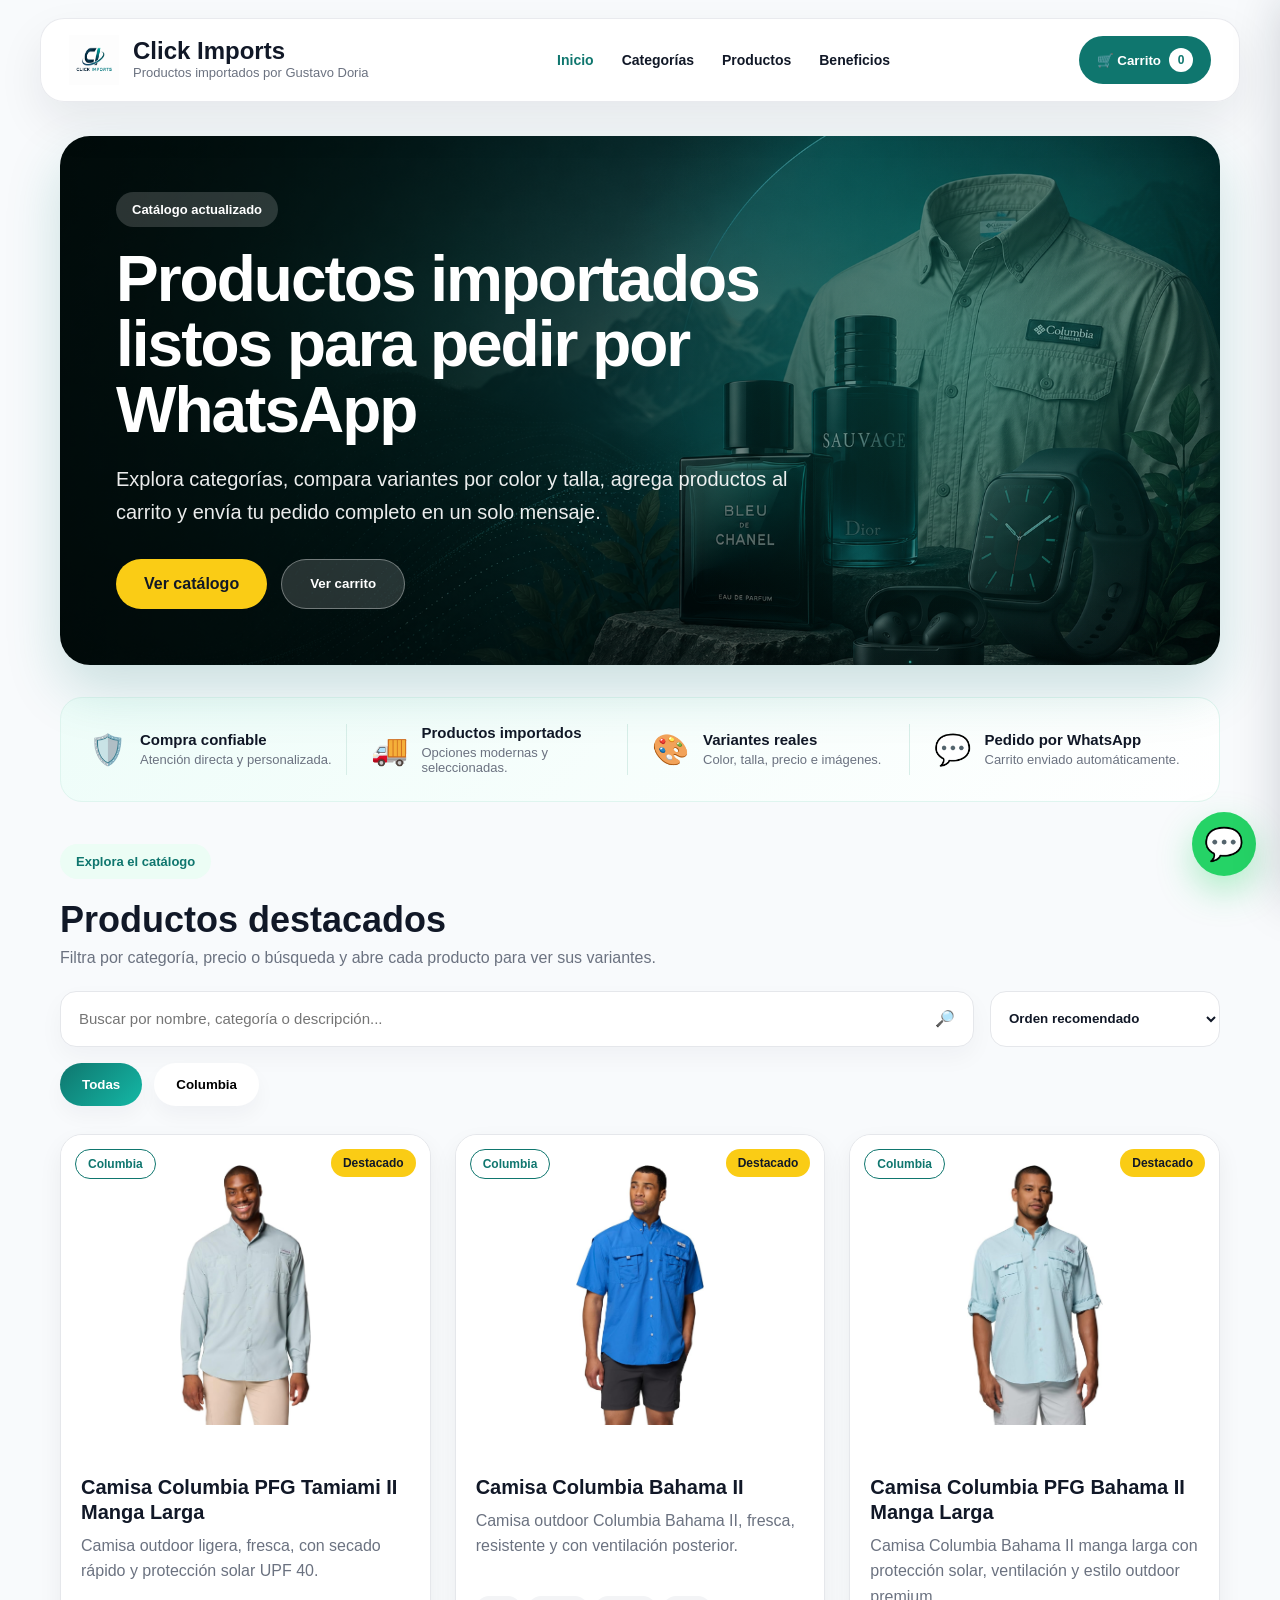
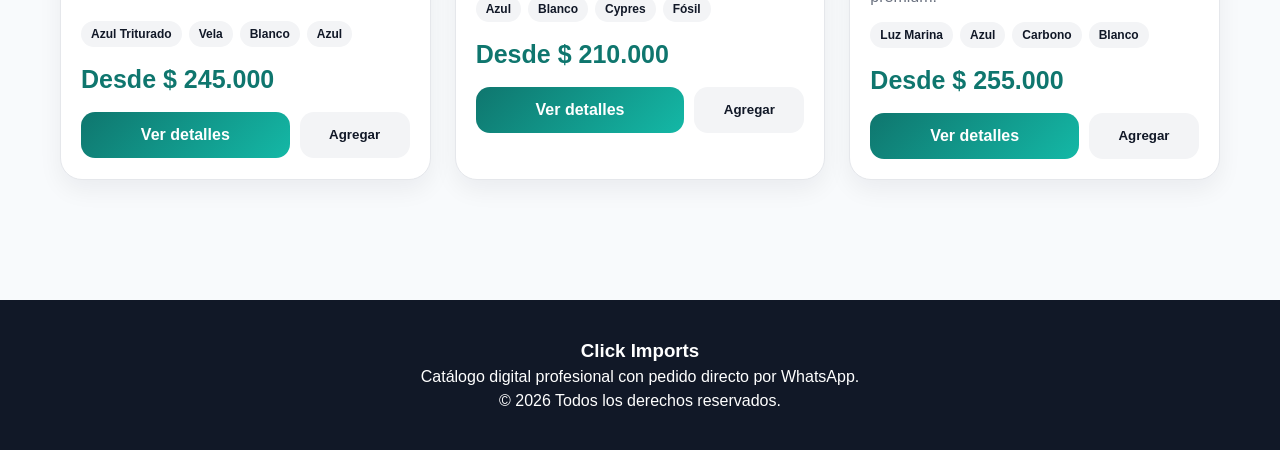
<file: index.html>
<!DOCTYPE html>
<html lang="es">
<head>
  <meta charset="UTF-8" />
  <meta name="viewport" content="width=device-width, initial-scale=1.0" />
  <title>Click Imports | Gustavo Doria</title>
  <link rel="stylesheet" href="styles.css" />
</head>
<body>

<header class="topbar">
  <nav class="navbar">
    <a href="index.html" class="brand">
      <img src="img/logo.png" alt="Click Imports" class="brand-logo" />
      <div>
        <h1>Click Imports</h1>
        <span>Productos importados por Gustavo Doria</span>
      </div>
    </a>

    <ul class="menu">
      <li><a href="index.html" class="active">Inicio</a></li>
      <li><a href="#categorias">Categorías</a></li>
      <li><a href="#productos">Productos</a></li>
      <li><a href="#beneficios">Beneficios</a></li>
    </ul>

    <button class="cart-button" id="openCartBtn">
      🛒 Carrito <span id="cartCount">0</span>
    </button>
  </nav>
</header>

<main class="container">

  <section class="hero">
    <div class="hero-text">
      <span class="label">Catálogo actualizado</span>
      <h2>Productos importados listos para pedir por WhatsApp</h2>
      <p>Explora categorías, compara variantes por color y talla, agrega productos al carrito y envía tu pedido completo en un solo mensaje.</p>

      <div class="hero-actions">
        <a href="#productos" class="hero-btn">Ver catálogo</a>
        <button class="hero-btn ghost" id="heroCartBtn">Ver carrito</button>
      </div>
    </div>
  </section>

  <section id="beneficios" class="benefits">
    <article><span>🛡️</span><div><h3>Compra confiable</h3><p>Atención directa y personalizada.</p></div></article>
    <article><span>🚚</span><div><h3>Productos importados</h3><p>Opciones modernas y seleccionadas.</p></div></article>
    <article><span>🎨</span><div><h3>Variantes reales</h3><p>Color, talla, precio e imágenes.</p></div></article>
    <article><span>💬</span><div><h3>Pedido por WhatsApp</h3><p>Carrito enviado automáticamente.</p></div></article>
  </section>

  <section id="categorias" class="catalog-header">
    <div>
      <span class="section-kicker">Explora el catálogo</span>
      <h2>Productos destacados</h2>
      <p>Filtra por categoría, precio o búsqueda y abre cada producto para ver sus variantes.</p>
    </div>
  </section>

  <section class="filters-panel">
    <div class="search-box">
      <input type="text" id="searchInput" placeholder="Buscar por nombre, categoría o descripción..." />
      <span>🔎</span>
    </div>

    <select id="sortSelect" class="sort-select">
      <option value="default">Orden recomendado</option>
      <option value="price-low">Precio: menor a mayor</option>
      <option value="price-high">Precio: mayor a menor</option>
      <option value="name">Nombre A-Z</option>
    </select>

    <div id="categoryButtons" class="category-buttons"></div>
  </section>

  <section id="productos" class="products-section">
    <div id="productGrid" class="product-grid"></div>
  </section>

</main>

<div class="cart-overlay" id="cartOverlay"></div>

<aside class="cart-drawer" id="cartDrawer">
  <div class="cart-head">
    <div>
      <h2>Tu carrito</h2>
      <p>Pedido para enviar por WhatsApp</p>
    </div>
    <button id="closeCartBtn">×</button>
  </div>

  <div id="cartItems" class="cart-items"></div>

  <div class="cart-summary">
    <div class="summary-row">
      <span>Total</span>
      <strong id="cartTotal">$0</strong>
    </div>

    <a href="#" target="_blank" id="sendWhatsappCart" class="whatsapp-order">
      💬 Enviar pedido por WhatsApp
    </a>

    <button id="clearCartBtn" class="clear-cart">Vaciar carrito</button>
  </div>
</aside>

<a href="#" target="_blank" id="floatingWhatsapp" class="floating-whatsapp">💬</a>

<footer class="footer">
  <h3>Click Imports</h3>
  <p>Catálogo digital profesional con pedido directo por WhatsApp.</p>
  <p>© 2026 Todos los derechos reservados.</p>
</footer>

<script src="productos.js"></script>
<script src="app.js"></script>
</body>
</html>
</file>
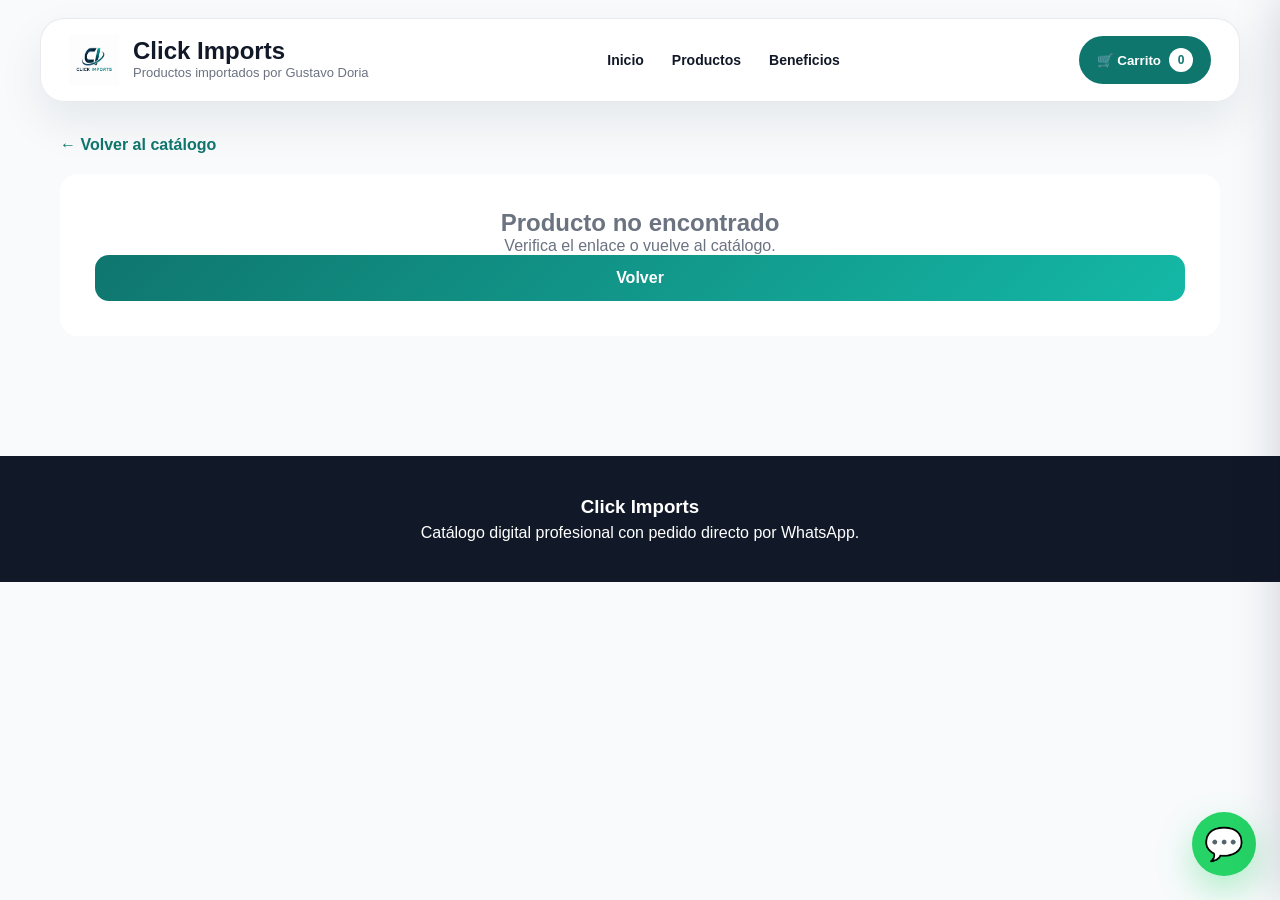
<file: producto.html>
<!DOCTYPE html>
<html lang="es">
<head>
  <meta charset="UTF-8" />
  <meta name="viewport" content="width=device-width, initial-scale=1.0" />
  <title>Producto | Click Imports</title>
  <link rel="stylesheet" href="styles.css" />
</head>
<body>

<header class="topbar">
  <nav class="navbar">
    <a href="index.html" class="brand">
      <img src="img/logo.png" alt="Click Imports" class="brand-logo" />
      <div>
        <h1>Click Imports</h1>
        <span>Productos importados por Gustavo Doria</span>
      </div>
    </a>

    <ul class="menu">
      <li><a href="index.html">Inicio</a></li>
      <li><a href="index.html#productos">Productos</a></li>
      <li><a href="index.html#beneficios">Beneficios</a></li>
    </ul>

    <button class="cart-button" id="openCartBtn">
      🛒 Carrito <span id="cartCount">0</span>
    </button>
  </nav>
</header>

<main class="container">

  <a href="index.html#productos" class="back-link">← Volver al catálogo</a>

  <section class="product-detail" id="productDetail">
    <div class="detail-gallery">
      <div class="main-image-card">
        <img id="productImage" src="" alt="" />
      </div>

      <div id="thumbnailList" class="thumbnail-list"></div>
      <div id="specsGrid" class="specs"></div>
    </div>

    <div class="detail-info">
      <span id="productCategory" class="detail-category"></span>
      <h1 id="productName"></h1>
      <p id="productDescription"></p>


      <div class="detail-box">
        <h3>Selecciona color</h3>
        <div id="variantButtons" class="variant-buttons"></div>

        <h3 class="size-title">Selecciona talla</h3>
        <div id="sizeButtons" class="size-buttons"></div>

      </div>

      <div class="detail-price-area">
        <span>Precio seleccionado</span>
        <strong id="productPrice"></strong>
      </div>

      <div class="quantity-box">
        <span>Cantidad</span>
        <div class="quantity-controls">
          <button id="decreaseQty">−</button>
          <strong id="quantityValue">1</strong>
          <button id="increaseQty">+</button>
        </div>
      </div>

      <div class="product-actions">
        <button id="addToCartBtn" class="detail-whatsapp">🛒 Agregar al carrito</button>
        <a id="singleWhatsappButton" class="secondary-btn" target="_blank">💬 Consultar este producto</a>
      </div>

      <div class="notice">
        Las imágenes son referenciales. Disponibilidad sujeta a inventario.
      </div>
    </div>
  </section>

</main>

<div class="cart-overlay" id="cartOverlay"></div>

<aside class="cart-drawer" id="cartDrawer">
  <div class="cart-head">
    <div>
      <h2>Tu carrito</h2>
      <p>Pedido para enviar por WhatsApp</p>
    </div>
    <button id="closeCartBtn">×</button>
  </div>

  <div id="cartItems" class="cart-items"></div>

  <div class="cart-summary">
    <div class="summary-row">
      <span>Total</span>
      <strong id="cartTotal">$0</strong>
    </div>

    <a href="#" target="_blank" id="sendWhatsappCart" class="whatsapp-order">
      💬 Enviar pedido por WhatsApp
    </a>

    <button id="clearCartBtn" class="clear-cart">Vaciar carrito</button>
  </div>
</aside>

<a href="#" target="_blank" id="floatingWhatsapp" class="floating-whatsapp">💬</a>

<footer class="footer">
  <h3>Click Imports</h3>
  <p>Catálogo digital profesional con pedido directo por WhatsApp.</p>
</footer>

<script src="productos.js"></script>
<script src="app.js"></script>
<script src="producto.js"></script>
</body>
</html>
</file>
<file: styles.css>
*{
  margin:0;
  padding:0;
  box-sizing:border-box;
}

:root{
  --green:#0f766e;
  --green-dark:#0b5f59;
  --green-soft:#ecfdf5;
  --yellow:#facc15;
  --dark:#111827;
  --gray:#6b7280;
  --line:#e5e7eb;
  --bg:#f8fafc;
  --white:#ffffff;
  --shadow:0 20px 45px rgba(15,23,42,.08);
}

html{
  scroll-behavior:smooth;
}

body{
  font-family:Arial, Helvetica, sans-serif;
  background:var(--bg);
  color:var(--dark);
}

button,
input,
select{
  font-family:inherit;
}

.topbar{
  padding:18px 20px 0;
  position:sticky;
  top:0;
  z-index:50;
}

.navbar{
  max-width:1200px;
  margin:auto;
  background:rgba(255,255,255,.95);
  backdrop-filter:blur(14px);
  border-radius:24px;
  padding:16px 28px;
  display:flex;
  align-items:center;
  justify-content:space-between;
  box-shadow:var(--shadow);
  border:1px solid rgba(229,231,235,.85);
}

.brand{
  display:flex;
  align-items:center;
  gap:14px;
  text-decoration:none;
  color:var(--dark);
}

.brand-logo{
  width:50px;
  height:50px;
}

.brand h1{
  font-size:24px;
  line-height:1;
}

.brand span{
  color:var(--gray);
  font-size:13px;
}

.menu{
  list-style:none;
  display:flex;
  gap:28px;
}

.menu a{
  text-decoration:none;
  color:var(--dark);
  font-weight:800;
  font-size:14px;
}

.menu a:hover,
.menu a.active{
  color:var(--green);
}

.cart-button{
  border:none;
  background:var(--green);
  color:white;
  padding:12px 18px;
  border-radius:999px;
  font-weight:900;
  cursor:pointer;
  display:flex;
  align-items:center;
  gap:8px;
}

.cart-button span{
  background:white;
  color:var(--green);
  min-width:24px;
  height:24px;
  display:grid;
  place-items:center;
  border-radius:999px;
  font-size:12px;
}

.container{
  max-width:1200px;
  margin:auto;
  padding:34px 20px 70px;
}

.hero{
  min-height:390px;
  border-radius:30px;
  padding:56px;
  display:flex;
  align-items:center;
  position:relative;
  overflow:hidden;
  background:
    linear-gradient(90deg,rgba(0,0,0,.78),rgba(0,0,0,.48),rgba(0,0,0,.10)),
    url("img/banner.png");
  background-size:cover;
  background-position:center;
  box-shadow:0 24px 55px rgba(15,118,110,.20);
}

.hero::after{
  content:"";
  position:absolute;
  inset:0;
  background:radial-gradient(circle at 78% 40%, rgba(20,184,166,.28), transparent 38%);
}

.hero-text{
  max-width:690px;
  color:white;
  position:relative;
  z-index:2;
}

.label,
.section-kicker{
  display:inline-block;
  background:rgba(255,255,255,.16);
  padding:10px 16px;
  border-radius:999px;
  font-size:13px;
  font-weight:800;
  margin-bottom:20px;
}

.section-kicker{
  background:var(--green-soft);
  color:var(--green);
}

.hero h2{
  font-size:clamp(38px,5vw,64px);
  line-height:1.02;
  letter-spacing:-2px;
  margin-bottom:20px;
}

.hero p{
  font-size:20px;
  line-height:1.65;
  color:rgba(255,255,255,.92);
  margin-bottom:30px;
}

.hero-actions{
  display:flex;
  flex-wrap:wrap;
  gap:14px;
}

.hero-btn{
  border:none;
  text-decoration:none;
  background:var(--yellow);
  color:var(--dark);
  font-weight:900;
  padding:16px 28px;
  border-radius:999px;
  cursor:pointer;
}

.hero-btn.ghost{
  background:rgba(255,255,255,.15);
  color:white;
  border:1px solid rgba(255,255,255,.35);
}

.benefits{
  margin-top:32px;
  background:linear-gradient(135deg,#eefdf9,#ffffff);
  border:1px solid #dff5ef;
  border-radius:22px;
  padding:26px 28px;
  display:grid;
  grid-template-columns:repeat(4,1fr);
  gap:24px;
}

.benefits article{
  display:flex;
  gap:14px;
  align-items:center;
  border-right:1px solid #d7eee8;
}

.benefits article:last-child{
  border-right:none;
}

.benefits span{
  font-size:30px;
}

.benefits h3{
  font-size:15px;
  margin-bottom:4px;
}

.benefits p{
  color:var(--gray);
  font-size:13px;
}

.catalog-header{
  margin-top:42px;
  display:flex;
  justify-content:space-between;
  align-items:end;
}

.catalog-header h2{
  font-size:36px;
  margin-bottom:8px;
}

.catalog-header p{
  color:var(--gray);
  font-size:16px;
}

.filters-panel{
  margin-top:24px;
  display:grid;
  grid-template-columns:1fr 230px;
  gap:16px;
  align-items:start;
}

.search-box{
  background:white;
  border:1px solid var(--line);
  border-radius:16px;
  height:56px;
  padding:0 18px;
  display:flex;
  align-items:center;
  box-shadow:0 10px 25px rgba(15,23,42,.04);
}

.search-box input{
  flex:1;
  border:none;
  outline:none;
  background:transparent;
  font-size:15px;
}

.sort-select{
  height:56px;
  border:1px solid var(--line);
  background:white;
  border-radius:16px;
  padding:0 14px;
  font-weight:800;
  color:var(--dark);
}

.category-buttons{
  grid-column:1/-1;
  display:flex;
  flex-wrap:wrap;
  gap:12px;
}

.category-btn{
  border:none;
  background:white;
  padding:14px 22px;
  border-radius:999px;
  font-weight:900;
  cursor:pointer;
  transition:.25s;
  box-shadow:0 10px 20px rgba(15,23,42,.04);
}

.category-btn:hover,
.category-btn.active{
  background:linear-gradient(135deg,var(--green),#14b8a6);
  color:white;
}

.products-section{
  margin-top:28px;
}

.product-grid{
  display:grid;
  grid-template-columns:repeat(3,1fr);
  gap:24px;
}

.product-card{
  background:white;
  border-radius:22px;
  overflow:hidden;
  border:1px solid var(--line);
  box-shadow:0 10px 25px rgba(15,23,42,.06);
  transition:.3s;
}

.product-card:hover{
  transform:translateY(-6px);
  box-shadow:0 20px 45px rgba(15,23,42,.12);  
}

.product-card:hover img{

  transform:scale(1.05);
}

.product-img-wrap{
  height:320px;
  background:#ffffff;
  position:relative;
  display:grid;
  place-items:center;
  overflow:hidden;
}

.product-img-wrap img{
  max-width:100%;
  max-height:260px;
  width:auto;
  height:auto;
  object-fit:contain;
  object-position:center;
  display:block;
  margin:auto;
  transition:0.3s ease;
}

.featured-badge{
  position:absolute;
  top:14px;
  right:14px;
  background:var(--yellow);
  color:var(--dark);
  font-size:12px;
  font-weight:900;
  padding:7px 12px;
  border-radius:999px;
}

.product-tag{
  position:absolute;
  top:14px;
  left:14px;
  background:white;
  color:var(--green);
  border:1px solid var(--green);
  font-size:12px;
  font-weight:900;
  padding:7px 12px;
  border-radius:999px;
}

.product-info{
  padding:20px;
}

.product-info h3{
  display:block;
  font-size:20px;
  line-height:1.25;
  margin-bottom:8px;
  color:#111827;
}

.product-info p{
  color:var(--gray);
  line-height:1.6;
  min-height:76px;
}

.mini-variants{
  display:flex;
  flex-wrap:wrap;
  gap:7px;
  margin-top:12px;
}

.mini-variants span{
  background:#f3f4f6;
  color:var(--dark);
  font-size:12px;
  font-weight:800;
  padding:6px 10px;
  border-radius:999px;
}

.price{
  display:block;
  color:var(--green);
  font-size:25px;
  font-weight:900;
  margin:18px 0;
}

.card-actions{
  display:grid;
  grid-template-columns:1fr 110px;
  gap:10px;
}

.product-btn,
.quick-add,
.detail-whatsapp,
.secondary-btn,
.whatsapp-order{
  border:none;
  display:flex;
  align-items:center;
  justify-content:center;
  text-decoration:none;
  font-weight:900;
  border-radius:14px;
  cursor:pointer;
}

.product-btn,
.detail-whatsapp,
.whatsapp-order{
  background:linear-gradient(135deg,var(--green),#14b8a6);
  color:white;
  padding:14px;
}

.quick-add{
  background:#f3f4f6;
  color:var(--dark);
  padding:14px;
}

.back-link{
  display:inline-block;
  margin-bottom:20px;
  color:var(--green);
  text-decoration:none;
  font-weight:900;
}

.product-detail{
  display:grid;
  grid-template-columns:1.05fr .95fr;
  gap:32px;
  align-items:start;
}

.detail-gallery,
.detail-info{
  background:white;
  border-radius:26px;
  box-shadow:var(--shadow);
  border:1px solid var(--line);
}

.detail-gallery{
  padding:22px;
}

.main-image-card{
  width:100%;
  height:620px;
  background:#ffffff;
  border-radius:22px;
  display:flex;
  align-items:center;
  justify-content:center;
  overflow:hidden;
  position:relative;
}

.main-image-card img{
  width:100%;
  height:100%;
  object-fit:contain;
  object-position:center;
  padding:10px;
  transition:transform .35s ease;
}

.size-title{
  margin-top:20px;
}

.size-buttons{
  display:flex;
  gap:8px;
  flex-wrap:wrap;
  margin-top:10px;
}

.size-btn{
  width:42px;
  height:34px;
  border:1px solid var(--green);
  background:white;
  color:var(--green);
  border-radius:10px;
  font-weight:900;
  font-size:13px;
  cursor:pointer;
  transition:.25s;
}

.size-btn:hover,
.size-btn.active{
  background:var(--green);
  color:white;
}

.variant-buttons{
  display:grid;
  grid-template-columns:repeat(3, 1fr);
  gap:10px;
}

.variant-btn{
  min-width:0;
  width:100%;
  padding:10px 12px;
  border-radius:14px;
}


.thumbnail-list{
  margin-top:16px;
  display:grid;
  grid-template-columns:repeat(4,1fr);
  gap:12px;
}

.thumbnail{
  border:2px solid transparent;
  background:#f8fafc;
  border-radius:16px;
  height:100px;
  cursor:pointer;
  overflow:hidden;
}

.thumbnail img{

  width:100%;
  height:100%;
  object-fit:cover;
  object-position:center;
  padding:0;
}

.thumbnail.active,
.thumbnail:hover{
  border-color:var(--green);
  background:#ecfdf5;
}

.detail-info{
  padding:38px;
}

.detail-category{
  color:var(--green);
  font-weight:900;
  text-transform:uppercase;
  font-size:13px;
  letter-spacing:.6px;
}

.detail-info h1{
  font-size:42px;
  line-height:1.05;
  margin:14px 0 16px;
}

.detail-info p{
  color:var(--gray);
  font-size:17px;
  line-height:1.7;
}

.specs{
  display:grid;
  grid-template-columns:repeat(2,1fr);
  gap:12px;
  margin-top:22px;
}

.specs div{

  background:#f8fafc;
  border:1px solid var(--line);
  border-radius:14px;
  padding:14px;
  font-size:14px;
  font-weight:800;
  min-height:70px;
  display:flex;
  align-items:center;
}

.detail-box{
  margin-top:26px;
}

.detail-box h3{
  margin-bottom:14px;
  font-size:18px;
}

.variant-buttons{
  display:grid;
  grid-template-columns:repeat(3, 1fr);
  gap:10px;
}

.variant-btn{
  min-width:0;
  width:100%;
  border:1px solid var(--green);
  background:white;
  color:var(--green);
  font-weight:900;
  padding:10px 12px;
  border-radius:14px;
  cursor:pointer;
  transition:.25s;
  display:flex;
  flex-direction:column;
  gap:2px;
  text-align:left;
}

.variant-btn span{
  font-size:13px;
}

.variant-btn small{
  font-size:11px;
  opacity:.75;
}

.variant-btn strong{
  font-size:12px;
}

.variant-btn.active,
.variant-btn:hover{
  background:var(--green);
  color:white;
}

.detail-price-area{
  margin-top:28px;
  padding:22px;
  border-radius:18px;
  background:#ecfdf5;
}

.detail-price-area span{
  color:var(--gray);
  font-weight:700;
}

#productPrice{
  display:block;
  font-size:38px;
  color:var(--green);
  font-weight:900;
  margin-top:4px;
}

.quantity-box{
  margin-top:18px;
  display:flex;
  justify-content:space-between;
  align-items:center;
  background:#f8fafc;
  border:1px solid var(--line);
  padding:14px 18px;
  border-radius:16px;
  font-weight:900;
}

.quantity-controls{
  display:flex;
  align-items:center;
  gap:14px;
}

.quantity-controls button{
  width:36px;
  height:36px;
  border:none;
  background:var(--green);
  color:white;
  border-radius:50%;
  font-size:20px;
  cursor:pointer;
}

.product-actions{
  display:grid;
  grid-template-columns:1fr 1fr;
  gap:12px;
  margin-top:24px;
}

.secondary-btn{
  background:#f3f4f6;
  color:var(--dark);
  padding:15px;
}

.notice{
  margin-top:18px;
  background:#fffbeb;
  border:1px solid #fde68a;
  color:#92400e;
  padding:14px;
  border-radius:14px;
  font-size:14px;
  font-weight:700;
}

.cart-overlay{
  position:fixed;
  inset:0;
  background:rgba(17,24,39,.45);
  z-index:80;
  opacity:0;
  visibility:hidden;
  transition:.25s;
}

.cart-overlay.show{
  opacity:1;
  visibility:visible;
}

.cart-drawer{
  position:fixed;
  top:0;
  right:-440px;
  width:420px;
  max-width:92vw;
  height:100vh;
  background:white;
  z-index:90;
  transition:.3s;
  display:flex;
  flex-direction:column;
  box-shadow:-20px 0 45px rgba(15,23,42,.18);
}

.cart-drawer.open{
  right:0;
}

.cart-head{
  padding:24px;
  border-bottom:1px solid var(--line);
  display:flex;
  justify-content:space-between;
  align-items:center;
}

.cart-head p{
  color:var(--gray);
  font-size:14px;
}

.cart-head button{
  border:none;
  background:#f3f4f6;
  width:38px;
  height:38px;
  border-radius:50%;
  font-size:24px;
  cursor:pointer;
}

.cart-items{
  flex:1;
  overflow:auto;
  padding:18px;
}

.cart-empty{
  text-align:center;
  color:var(--gray);
  padding:40px 20px;
}

.cart-empty strong{
  color:var(--dark);
}

.cart-item{
  display:grid;
  grid-template-columns:82px 1fr;
  gap:14px;
  padding:14px 0;
  border-bottom:1px solid var(--line);
}

.cart-item img{
  width:82px;
  height:82px;
  object-fit:contain;
  background:#f8fafc;
  border-radius:14px;
}

.cart-item h4{
  font-size:15px;
}

.cart-item p{
  font-size:13px;
  color:var(--gray);
  margin:4px 0;
}

.cart-item strong{
  color:var(--green);
}

.cart-qty{
  margin-top:8px;
  display:flex;
  align-items:center;
  gap:8px;
}

.cart-qty button{
  border:none;
  background:#f3f4f6;
  min-width:28px;
  height:28px;
  border-radius:8px;
  font-weight:900;
  cursor:pointer;
}

.cart-qty .remove{
  padding:0 8px;
  color:#dc2626;
}

.cart-summary{
  padding:20px;
  border-top:1px solid var(--line);
}

.summary-row{
  display:flex;
  justify-content:space-between;
  font-size:20px;
  margin-bottom:16px;
}

.clear-cart{
  width:100%;
  margin-top:10px;
  border:none;
  background:#fee2e2;
  color:#b91c1c;
  padding:13px;
  border-radius:14px;
  font-weight:900;
  cursor:pointer;
}

.empty{
  grid-column:1/-1;
  background:white;
  border-radius:18px;
  padding:35px;
  text-align:center;
  color:var(--gray);
}

.floating-whatsapp{
  position:fixed;
  right:24px;
  bottom:24px;
  width:64px;
  height:64px;
  border-radius:50%;
  background:#25d366;
  color:white;
  text-decoration:none;
  display:grid;
  place-items:center;
  font-size:32px;
  box-shadow:0 15px 35px rgba(37,211,102,.35);
  z-index:60;
}

.footer{
  margin-top:50px;
  background:#111827;
  color:white;
  text-align:center;
  padding:40px 20px;
}

.footer p{
  color:#ffffff;
  margin-top:6px;
}

@media(max-width:1000px){
  .menu{
    display:none;
  }

  .benefits{
    grid-template-columns:repeat(2,1fr);
  }

  .benefits article{
    border-right:none;
  }

  .filters-panel{
    grid-template-columns:1fr;
  }

  .product-grid{
  display:grid;
  grid-template-columns:repeat(4,1fr);
  gap:24px;
}

  .product-detail{
    grid-template-columns:1fr;
  }
}

@media(max-width:700px){
  .variant-buttons{
    grid-template-columns:repeat(2, 1fr);
  }

 .product-img-wrap{
  height:320px;
  background:#ffffff;
  position:relative;
  display:flex;
  align-items:center;
  justify-content:center;
  overflow:hidden;
  padding:10px;
}


  .navbar{
    flex-wrap:wrap;
    gap:12px;
    padding:14px;
  }

  .cart-button{
    width:100%;
    justify-content:center;
  }

  .container{
    padding:22px 14px 60px;
  }

  .hero{
    min-height:auto;
    padding:35px 25px;
    border-radius:22px;
  }

  .hero h2{
    font-size:34px;
  }

  .hero p{
    font-size:17px;
  }

  .benefits,
  .product-grid{
    grid-template-columns:1fr;
  }

  .catalog-header h2{
    font-size:30px;
  }

  .card-actions,
  .product-actions{
    grid-template-columns:1fr;
  }

  .main-image-card{
    height:360px;
  }

  .detail-info{
    padding:26px;
  }

  .detail-info h1{
    font-size:32px;
  }

  .thumbnail-list{
    grid-template-columns:repeat(3,1fr);
  }

.specs{

  display:grid;
  grid-template-columns:repeat(2,1fr);
  gap:12px;
  margin-top:18px;
}
}
</file>
